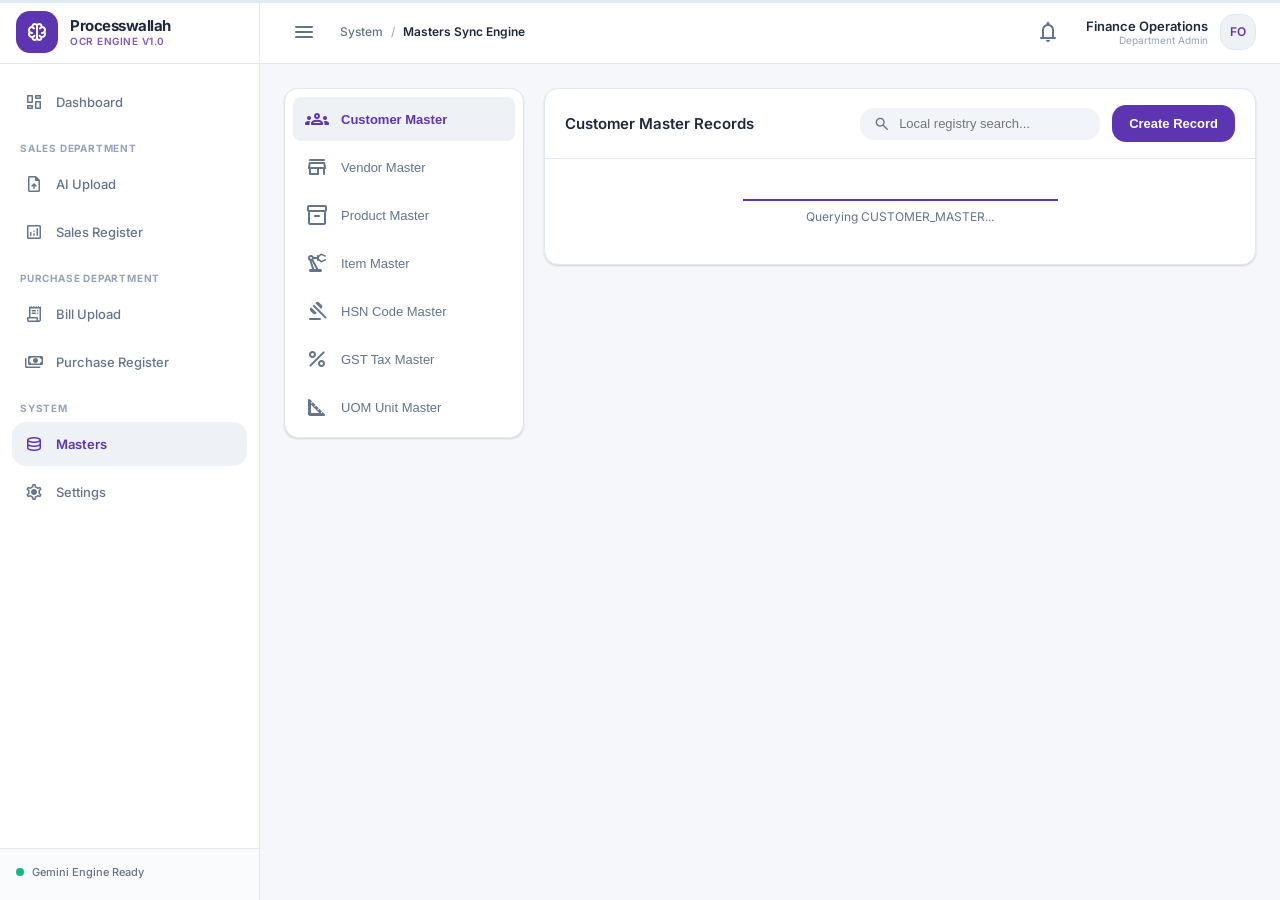
<file: pages/masters.html>
<!DOCTYPE html>
<html lang="en">
<head>
    <meta charset="UTF-8">
    <meta name="viewport" content="width=device-width, initial-scale=1.0">
    <title>Master Records Manager - Processwallah OCR</title>
    <link rel="preconnect" href="https://fonts.googleapis.com">
    <link rel="preconnect" href="https://fonts.gstatic.com" crossorigin>
    <link href="https://fonts.googleapis.com/css2?family=Inter:wght@300;400;500;600;700&family=Material+Symbols+Rounded:opsz,wght,FILL,GRAD@20..48,100..700,0..1,-50..200&display=swap" rel="stylesheet">
    <link rel="stylesheet" href="../css/styles.css">
    <link rel="stylesheet" href="../css/responsive.css">
    <style>
        /* Shared split-screen adjustment overrides for master panel execution */
        .masters-grid {
            display: grid;
            grid-template-columns: 240px 1fr;
            gap: 20px;
            align-items: start;
        }
        .master-tabs-list {
            display: flex;
            flex-direction: column;
            gap: 4px;
            background-color: var(--sidebar);
            border: 1px solid var(--border-color);
            border-radius: var(--border-radius);
            padding: 8px;
            box-shadow: var(--shadow-sm);
        }
        .master-tab-btn {
            display: flex;
            align-items: center;
            gap: 12px;
            width: 100%;
            padding: 10px 12px;
            background: none;
            border: none;
            outline: none;
            color: var(--text-secondary);
            font-size: 13px;
            font-weight: 500;
            border-radius: 8px;
            cursor: pointer;
            text-align: left;
            transition: all var(--transition-speed);
        }
        .master-tab-btn:hover {
            background-color: #F1F5F9;
            color: var(--primary);
        }
        .master-tab-btn.active {
            background-color: #EEF2F6;
            color: var(--primary);
            font-weight: 600;
        }
        .masters-content-pane {
            display: flex;
            flex-direction: column;
            gap: 20px;
        }
        /* Dynamic modal layout styles */
        .modal-overlay {
            position: fixed;
            top: 0;
            left: 0;
            right: 0;
            bottom: 0;
            background-color: rgba(30, 41, 59, 0.6);
            backdrop-filter: blur(4px);
            z-index: 1000;
            display: none;
            align-items: center;
            justify-content: center;
        }
        .modal-container {
            background-color: var(--card);
            border-radius: var(--border-radius);
            width: 100%;
            max-width: 600px;
            box-shadow: var(--shadow-md);
            overflow: hidden;
            animation: modalFadeIn 0.25s ease-out;
        }
        .modal-header {
            padding: 16px 20px;
            border-bottom: 1px solid var(--border-color);
            display: flex;
            justify-content: space-between;
            align-items: center;
        }
        .modal-title {
            font-size: 15px;
            font-weight: 600;
            color: var(--text-primary);
        }
        .modal-body {
            padding: 20px;
            max-height: 70vh;
            overflow-y: auto;
        }
        .modal-footer {
            padding: 12px 20px;
            border-top: 1px solid var(--border-color);
            display: flex;
            justify-content: flex-end;
            gap: 12px;
            background-color: #F8FAFC;
        }
        @keyframes modalFadeIn {
            from { transform: translateY(10px); opacity: 0; }
            to { transform: translateY(0); opacity: 1; }
        }
        @media(max-width: 768px) {
            .masters-grid {
                grid-template-columns: 1fr;
            }
        }
    </style>
</head>
<body>

    <!-- Top Loading Indicator -->
    <div class="page-loader" id="pageLoader">
        <div class="page-loader-bar"></div>
    </div>

    <div class="app-container">
        
        <!-- Sidebar Navigation -->
        <aside class="app-sidebar" id="appSidebar">
            <div class="sidebar-header">
                <div class="brand-logo">
                    <span class="material-symbols-rounded">neurology</span>
                </div>
                <div class="brand-info">
                    <h1 class="brand-name">Processwallah</h1>
                    <span class="brand-tag">OCR ENGINE V1.0</span>
                </div>
            </div>

            <nav class="sidebar-nav">
                <a href="../index.html" class="nav-link">
                    <span class="material-symbols-rounded">dashboard</span>
                    <span class="nav-label">Dashboard</span>
                </a>
                
                <div class="nav-group-label">Sales Department</div>
                <a href="universal-workspace.html?type=sales-invoice" class="nav-link">
                    <span class="material-symbols-rounded">upload_file</span>
                    <span class="nav-label">AI Upload</span>
                </a>
                <a href="sales-register.html" class="nav-link">
                    <span class="material-symbols-rounded">analytics</span>
                    <span class="nav-label">Sales Register</span>
                </a>

                <div class="nav-group-label">Purchase Department</div>
                <a href="universal-workspace.html?type=purchase-invoice" class="nav-link">
                    <span class="material-symbols-rounded">receipt_long</span>
                    <span class="nav-label">Bill Upload</span>
                </a>
                <a href="purchase-register.html" class="nav-link">
                    <span class="material-symbols-rounded">payments</span>
                    <span class="nav-label">Purchase Register</span>
                </a>

                <div class="nav-group-label">System</div>
                <a href="masters.html" class="nav-link active">
                    <span class="material-symbols-rounded">database</span>
                    <span class="nav-label">Masters</span>
                </a>
                <a href="settings.html" class="nav-link">
                    <span class="material-symbols-rounded">settings</span>
                    <span class="nav-label">Settings</span>
                </a>
            </nav>

            <div class="sidebar-footer">
                <div class="system-status">
                    <span class="status-indicator online"></span>
                    <span class="status-text">Gemini Engine Ready</span>
                </div>
            </div>
        </aside>

        <!-- Main Layout Area -->
        <div class="main-layout">
            
            <header class="app-header">
                <div class="header-left">
                    <button class="menu-toggle-btn" id="menuToggle">
                        <span class="material-symbols-rounded">menu</span>
                    </button>
                    <div class="breadcrumb">
                        <span class="breadcrumb-parent">System</span>
                        <span class="breadcrumb-separator">/</span>
                        <span class="breadcrumb-current">Masters Sync Engine</span>
                    </div>
                </div>

                <div class="header-right">
                    <button class="notification-bell" aria-label="Notifications">
                        <span class="material-symbols-rounded">notifications</span>
                    </button>
                    <div class="user-profile">
                        <div class="profile-details">
                            <span class="profile-name">Finance Operations</span>
                            <span class="profile-role">Department Admin</span>
                        </div>
                        <div class="profile-avatar">FO</div>
                    </div>
                </div>
            </header>

            <main class="app-content-viewport">
                <div class="masters-grid">
                    
                    <!-- Left Sidebar Master Directory Selector -->
                    <aside class="master-tabs-list">
                        <button class="master-tab-btn active" data-sheet="CUSTOMER_MASTER">
                            <span class="material-symbols-rounded">groups</span>
                            <span>Customer Master</span>
                        </button>
                        <button class="master-tab-btn" data-sheet="VENDOR_MASTER">
                            <span class="material-symbols-rounded">store</span>
                            <span>Vendor Master</span>
                        </button>
                        <button class="master-tab-btn" data-sheet="PRODUCT_MASTER">
                            <span class="material-symbols-rounded">inventory_2</span>
                            <span>Product Master</span>
                        </button>
                        <button class="master-tab-btn" data-sheet="ITEM_MASTER">
                            <span class="material-symbols-rounded">precision_manufacturing</span>
                            <span>Item Master</span>
                        </button>
                        <button class="master-tab-btn" data-sheet="HSN_MASTER">
                            <span class="material-symbols-rounded">gavel</span>
                            <span>HSN Code Master</span>
                        </button>
                        <button class="master-tab-btn" data-sheet="GST_MASTER">
                            <span class="material-symbols-rounded">percent</span>
                            <span>GST Tax Master</span>
                        </button>
                        <button class="master-tab-btn" data-sheet="UOM_MASTER">
                            <span class="material-symbols-rounded">square_foot</span>
                            <span>UOM Unit Master</span>
                        </button>
                    </aside>

                    <!-- Right Structural Content Frame -->
                    <section class="masters-content-pane">
                        <div class="table-container">
                            <div class="table-header">
                                <h2 class="table-title" id="activeMasterTitle">Customer Master Records</h2>
                                <div style="display: flex; gap: 12px; align-items: center;">
                                    <div class="search-box" style="width: 240px;">
                                        <span class="material-symbols-rounded">search</span>
                                        <input type="text" id="masterSearch" placeholder="Local registry search...">
                                    </div>
                                    <button class="btn btn-primary" id="btnCreateMaster">Create Record</button>
                                </div>
                            </div>
                            <div class="table-wrapper">
                                <table class="enterprise-table" id="masterTable">
                                    <thead>
                                        <tr id="masterTableHead">
                                            <!-- Managed dynamically by script -->
                                        </tr>
                                    </thead>
                                    <tbody id="masterTableBody">
                                        <!-- Real values populate here -->
                                    </tbody>
                                </table>
                            </div>
                        </div>
                    </section>
                </div>
            </main>
        </div>
    </div>

    <!-- Master Form CRUD Slide-over Modal Dialog -->
    <div class="modal-overlay" id="masterModal">
        <div class="modal-container">
            <div class="modal-header">
                <h3 class="modal-title" id="modalTitle">Create Master Record</h3>
                <button onclick="MastersManager.closeModal()" style="background:none; border:none; cursor:pointer;"><span class="material-symbols-rounded">close</span></button>
            </div>
            <form id="masterRecordForm" onsubmit="MastersManager.handleFormSubmit(event)">
                <div class="modal-body" id="modalFieldsContainer">
                    <!-- Configured schema inputs generated dynamically -->
                </div>
                <div class="modal-footer">
                    <button type="button" class="btn btn-secondary" onclick="MastersManager.closeModal()">Cancel</button>
                    <button type="submit" class="btn btn-primary" id="btnSaveMaster">Save Changes</button>
                </div>
            </form>
        </div>
    </div>

    <!-- Application Engine Script Registries -->
    <script src="../js/app.js"></script>
    <script src="../js/masters.js"></script>
</body>
</html>
</file>
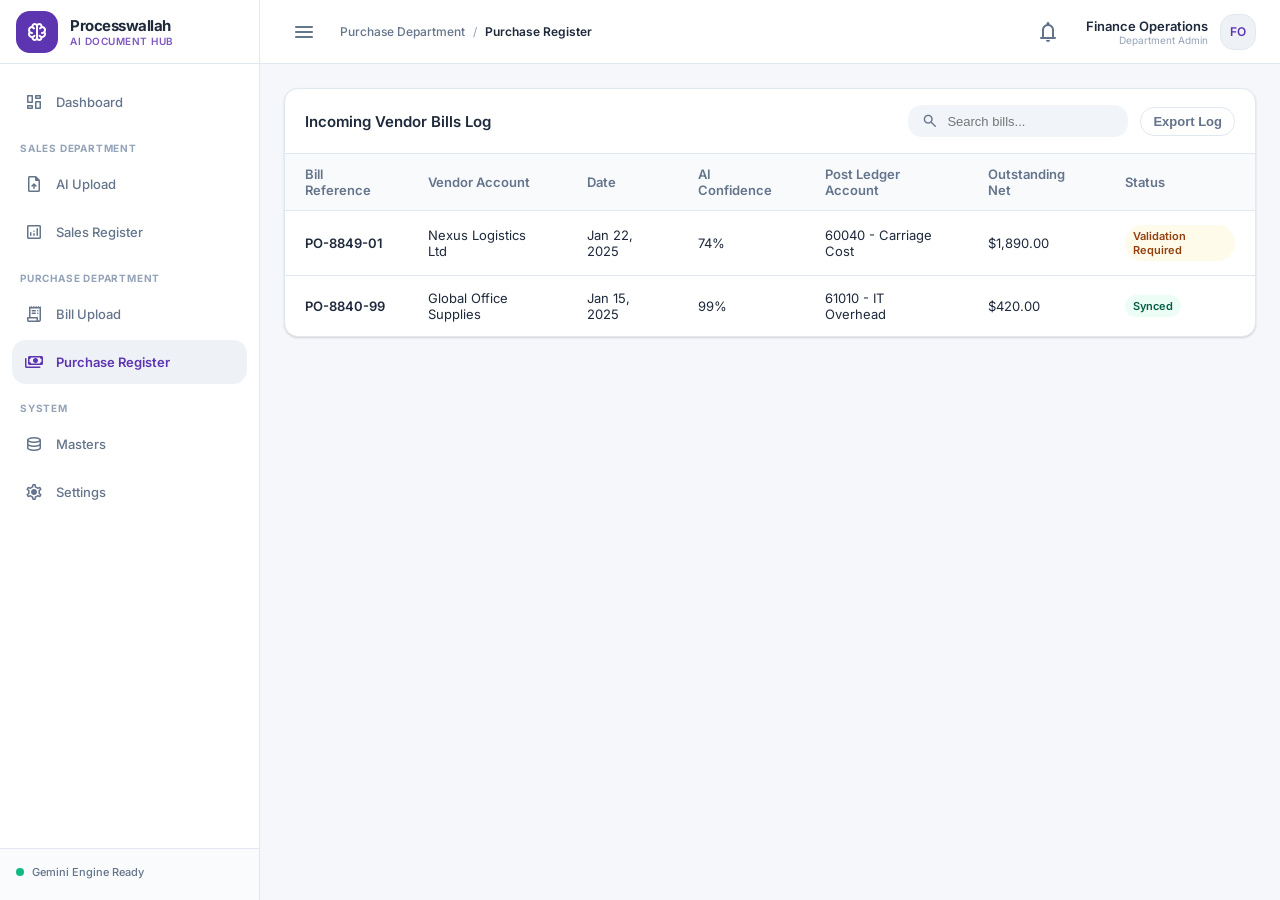
<file: pages/purchase-register.html>
<!DOCTYPE html>
<html lang="en">
<head>
    <meta charset="UTF-8">
    <meta name="viewport" content="width=device-width, initial-scale=1.0">
    <title>Purchase Register - Processwallah AI Document Hub</title>
    <link rel="preconnect" href="https://fonts.googleapis.com">
    <link rel="preconnect" href="https://fonts.gstatic.com" crossorigin>
    <link href="https://fonts.googleapis.com/css2?family=Inter:wght@300;400;500;600;700&family=Material+Symbols+Rounded:opsz,wght,FILL,GRAD@20..48,100..700,0..1,-50..200&display=swap" rel="stylesheet">
    <link rel="stylesheet" href="../css/styles.css">
    <link rel="stylesheet" href="../css/responsive.css">
</head>
<body>

    <div class="app-container">
        
        <aside class="app-sidebar" id="appSidebar">
            <div class="sidebar-header">
                <div class="brand-logo">
                    <span class="material-symbols-rounded">neurology</span>
                </div>
                <div class="brand-info">
                    <h1 class="brand-name">Processwallah</h1>
                    <span class="brand-tag">AI Document Hub</span>
                </div>
            </div>

            <nav class="sidebar-nav">
                <a href="../index.html" class="nav-link">
                    <span class="material-symbols-rounded">dashboard</span>
                    <span class="nav-label">Dashboard</span>
                </a>
                
                <div class="nav-group-label">Sales Department</div>
                <a href="sales-upload.html" class="nav-link">
                    <span class="material-symbols-rounded">upload_file</span>
                    <span class="nav-label">AI Upload</span>
                </a>
                <a href="sales-register.html" class="nav-link">
                    <span class="material-symbols-rounded">analytics</span>
                    <span class="nav-label">Sales Register</span>
                </a>

                <div class="nav-group-label">Purchase Department</div>
                <a href="purchase-upload.html" class="nav-link">
                    <span class="material-symbols-rounded">receipt_long</span>
                    <span class="nav-label">Bill Upload</span>
                </a>
                <a href="purchase-register.html" class="nav-link active">
                    <span class="material-symbols-rounded">payments</span>
                    <span class="nav-label">Purchase Register</span>
                </a>

                <div class="nav-group-label">System</div>
                <a href="masters.html" class="nav-link">
                    <span class="material-symbols-rounded">database</span>
                    <span class="nav-label">Masters</span>
                </a>
                <a href="settings.html" class="nav-link">
                    <span class="material-symbols-rounded">settings</span>
                    <span class="nav-label">Settings</span>
                </a>
            </nav>

            <div class="sidebar-footer">
                <div class="system-status">
                    <span class="status-indicator online"></span>
                    <span class="status-text">Gemini Engine Ready</span>
                </div>
            </div>
        </aside>

        <div class="main-layout">
            
            <header class="app-header">
                <div class="header-left">
                    <button class="menu-toggle-btn" id="menuToggle">
                        <span class="material-symbols-rounded">menu</span>
                    </button>
                    <div class="breadcrumb">
                        <span class="breadcrumb-parent">Purchase Department</span>
                        <span class="breadcrumb-separator">/</span>
                        <span class="breadcrumb-current">Purchase Register</span>
                    </div>
                </div>

                <div class="header-right">
                    <button class="notification-bell" aria-label="Notifications">
                        <span class="material-symbols-rounded">notifications</span>
                    </button>
                    <div class="user-profile">
                        <div class="profile-details">
                            <span class="profile-name">Finance Operations</span>
                            <span class="profile-role">Department Admin</span>
                        </div>
                        <div class="profile-avatar">FO</div>
                    </div>
                </div>
            </header>

            <main class="app-content-viewport">
                <!-- Data Register Table -->
                <div class="table-container">
                    <div class="table-header">
                        <h2 class="table-title">Incoming Vendor Bills Log</h2>
                        <div style="display: flex; gap: 12px; align-items: center;">
                            <div class="search-box" style="width: 220px;">
                                <span class="material-symbols-rounded">search</span>
                                <input type="text" id="tableSearch" placeholder="Search bills...">
                            </div>
                            <button class="btn btn-secondary" style="padding: 6px 12px;">Export Log</button>
                        </div>
                    </div>
                    <div class="table-wrapper">
                        <table class="enterprise-table">
                            <thead>
                                <tr>
                                    <th>Bill Reference</th>
                                    <th>Vendor Account</th>
                                    <th>Date</th>
                                    <th>AI Confidence</th>
                                    <th>Post Ledger Account</th>
                                    <th>Outstanding Net</th>
                                    <th>Status</th>
                                </tr>
                            </thead>
                            <tbody>
                                <tr>
                                    <td style="font-weight: 600;">PO-8849-01</td>
                                    <td>Nexus Logistics Ltd</td>
                                    <td>Jan 22, 2025</td>
                                    <td>74%</td>
                                    <td>60040 - Carriage Cost</td>
                                    <td>$1,890.00</td>
                                    <td><span class="badge pending">Validation Required</span></td>
                                </tr>
                                <tr>
                                    <td style="font-weight: 600;">PO-8840-99</td>
                                    <td>Global Office Supplies</td>
                                    <td>Jan 15, 2025</td>
                                    <td>99%</td>
                                    <td>61010 - IT Overhead</td>
                                    <td>$420.00</td>
                                    <td><span class="badge synced">Synced</span></td>
                                </tr>
                            </tbody>
                        </table>
                    </div>
                </div>
            </main>

        </div>
    </div>

    <script src="../js/app.js"></script>
</body>
</html>
</file>
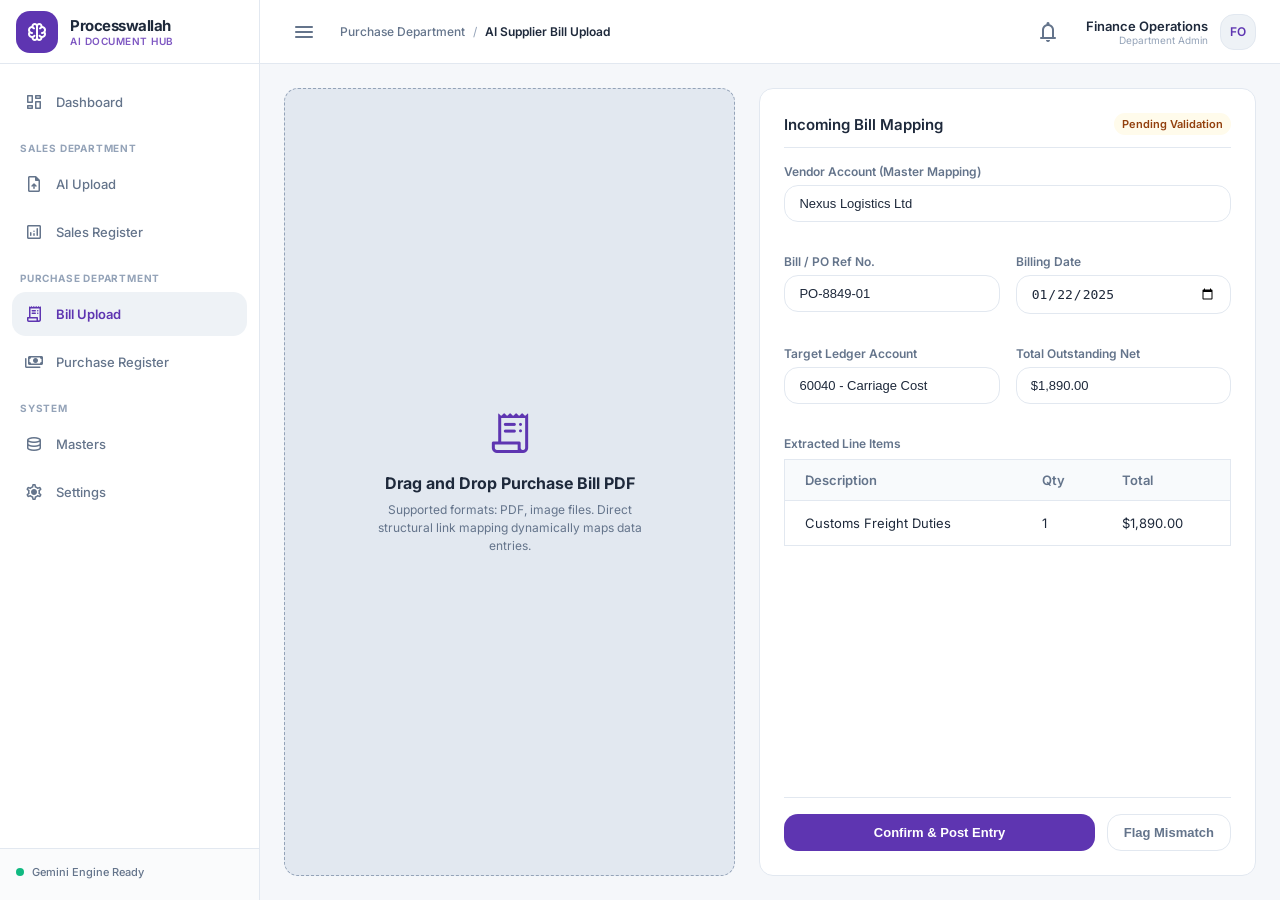
<file: pages/purchase-upload.html>
<!DOCTYPE html>
<html lang="en">
<head>
    <meta charset="UTF-8">
    <meta name="viewport" content="width=device-width, initial-scale=1.0">
    <title>Purchase Upload - Processwallah AI Document Hub</title>
    <link rel="preconnect" href="https://fonts.googleapis.com">
    <link rel="preconnect" href="https://fonts.gstatic.com" crossorigin>
    <link href="https://fonts.googleapis.com/css2?family=Inter:wght@300;400;500;600;700&family=Material+Symbols+Rounded:opsz,wght,FILL,GRAD@20..48,100..700,0..1,-50..200&display=swap" rel="stylesheet">
    <link rel="stylesheet" href="../css/styles.css">
    <link rel="stylesheet" href="../css/responsive.css">
    <style>
        .split-layout {
            display: grid;
            grid-template-columns: 1fr 1.1fr;
            gap: 24px;
            height: calc(100vh - 112px);
            overflow: hidden;
        }
        .viewer-pane {
            background-color: #E2E8F0;
            border-radius: var(--border-radius);
            border: 1px dashed var(--text-light);
            display: flex;
            flex-direction: column;
            justify-content: center;
            align-items: center;
            padding: 40px;
            text-align: center;
            cursor: pointer;
            transition: background-color var(--transition-speed);
        }
        .viewer-pane:hover {
            background-color: #CBD5E1;
        }
        .form-pane {
            background-color: var(--card);
            border: 1px solid var(--border-color);
            border-radius: var(--border-radius);
            padding: 24px;
            overflow-y: auto;
            display: flex;
            flex-direction: column;
            gap: 16px;
        }
        @media(max-width: 1024px) {
            .split-layout {
                grid-template-columns: 1fr;
                height: auto;
                overflow: visible;
            }
        }
    </style>
</head>
<body>

    <div class="app-container">
        
        <aside class="app-sidebar" id="appSidebar">
            <div class="sidebar-header">
                <div class="brand-logo">
                    <span class="material-symbols-rounded">neurology</span>
                </div>
                <div class="brand-info">
                    <h1 class="brand-name">Processwallah</h1>
                    <span class="brand-tag">AI Document Hub</span>
                </div>
            </div>

            <nav class="sidebar-nav">
                <a href="../index.html" class="nav-link">
                    <span class="material-symbols-rounded">dashboard</span>
                    <span class="nav-label">Dashboard</span>
                </a>
                
                <div class="nav-group-label">Sales Department</div>
                <a href="sales-upload.html" class="nav-link">
                    <span class="material-symbols-rounded">upload_file</span>
                    <span class="nav-label">AI Upload</span>
                </a>
                <a href="sales-register.html" class="nav-link">
                    <span class="material-symbols-rounded">analytics</span>
                    <span class="nav-label">Sales Register</span>
                </a>

                <div class="nav-group-label">Purchase Department</div>
                <a href="purchase-upload.html" class="nav-link active">
                    <span class="material-symbols-rounded">receipt_long</span>
                    <span class="nav-label">Bill Upload</span>
                </a>
                <a href="purchase-register.html" class="nav-link">
                    <span class="material-symbols-rounded">payments</span>
                    <span class="nav-label">Purchase Register</span>
                </a>

                <div class="nav-group-label">System</div>
                <a href="masters.html" class="nav-link">
                    <span class="material-symbols-rounded">database</span>
                    <span class="nav-label">Masters</span>
                </a>
                <a href="settings.html" class="nav-link">
                    <span class="material-symbols-rounded">settings</span>
                    <span class="nav-label">Settings</span>
                </a>
            </nav>

            <div class="sidebar-footer">
                <div class="system-status">
                    <span class="status-indicator online"></span>
                    <span class="status-text">Gemini Engine Ready</span>
                </div>
            </div>
        </aside>

        <div class="main-layout">
            
            <header class="app-header">
                <div class="header-left">
                    <button class="menu-toggle-btn" id="menuToggle">
                        <span class="material-symbols-rounded">menu</span>
                    </button>
                    <div class="breadcrumb">
                        <span class="breadcrumb-parent">Purchase Department</span>
                        <span class="breadcrumb-separator">/</span>
                        <span class="breadcrumb-current">AI Supplier Bill Upload</span>
                    </div>
                </div>

                <div class="header-right">
                    <button class="notification-bell" aria-label="Notifications">
                        <span class="material-symbols-rounded">notifications</span>
                    </button>
                    <div class="user-profile">
                        <div class="profile-details">
                            <span class="profile-name">Finance Operations</span>
                            <span class="profile-role">Department Admin</span>
                        </div>
                        <div class="profile-avatar">FO</div>
                    </div>
                </div>
            </header>

            <main class="app-content-viewport">
                <div class="split-layout">
                    <!-- Drop Zone -->
                    <div class="viewer-pane">
                        <span class="material-symbols-rounded" style="font-size: 48px; color: var(--primary); margin-bottom: 16px;">receipt_long</span>
                        <h3 style="font-size: 16px; margin-bottom: 8px; color: var(--text-primary)">Drag and Drop Purchase Bill PDF</h3>
                        <p style="font-size: 12px; color: var(--text-secondary); max-width: 280px; line-height: 1.5;">Supported formats: PDF, image files. Direct structural link mapping dynamically maps data entries.</p>
                    </div>

                    <!-- AI Field Map Form -->
                    <div class="form-pane">
                        <div style="display: flex; justify-content: space-between; align-items: center; border-bottom: 1px solid var(--border-color); padding-bottom: 12px;">
                            <h3 style="font-size:15px; font-weight:600;">Incoming Bill Mapping</h3>
                            <span class="badge pending">Pending Validation</span>
                        </div>

                        <div class="form-group">
                            <label class="form-label">Vendor Account (Master Mapping)</label>
                            <input type="text" class="form-input" value="Nexus Logistics Ltd">
                        </div>

                        <div style="display: grid; grid-template-columns: 1fr 1fr; gap: 16px;">
                            <div class="form-group">
                                <label class="form-label">Bill / PO Ref No.</label>
                                <input type="text" class="form-input" value="PO-8849-01">
                            </div>
                            <div class="form-group">
                                <label class="form-label">Billing Date</label>
                                <input type="date" class="form-input" value="2025-01-22">
                            </div>
                        </div>

                        <div style="display: grid; grid-template-columns: 1fr 1fr; gap: 16px;">
                            <div class="form-group">
                                <label class="form-label">Target Ledger Account</label>
                                <input type="text" class="form-input" value="60040 - Carriage Cost">
                            </div>
                            <div class="form-group">
                                <label class="form-label">Total Outstanding Net</label>
                                <input type="text" class="form-input" value="$1,890.00">
                            </div>
                        </div>

                        <!-- Mini Line Item Table -->
                        <div>
                            <div class="form-label" style="margin-bottom:8px">Extracted Line Items</div>
                            <table class="enterprise-table" style="border: 1px solid var(--border-color); border-radius: var(--border-radius)">
                                <thead style="background-color: #F8FAFC">
                                    <tr>
                                        <th>Description</th>
                                        <th>Qty</th>
                                        <th>Total</th>
                                    </tr>
                                </thead>
                                <tbody>
                                    <tr>
                                        <td>Customs Freight Duties</td>
                                        <td>1</td>
                                        <td>$1,890.00</td>
                                    </tr>
                                </tbody>
                            </table>
                        </div>

                        <div style="display: flex; gap: 12px; margin-top: auto; padding-top: 16px; border-top: 1px solid var(--border-color);">
                            <button class="btn btn-primary" style="flex: 1; justify-content: center;">Confirm & Post Entry</button>
                            <button class="btn btn-secondary">Flag Mismatch</button>
                        </div>
                    </div>
                </div>
            </main>

        </div>
    </div>

    <script src="../js/app.js"></script>
</body>
</html>
</file>
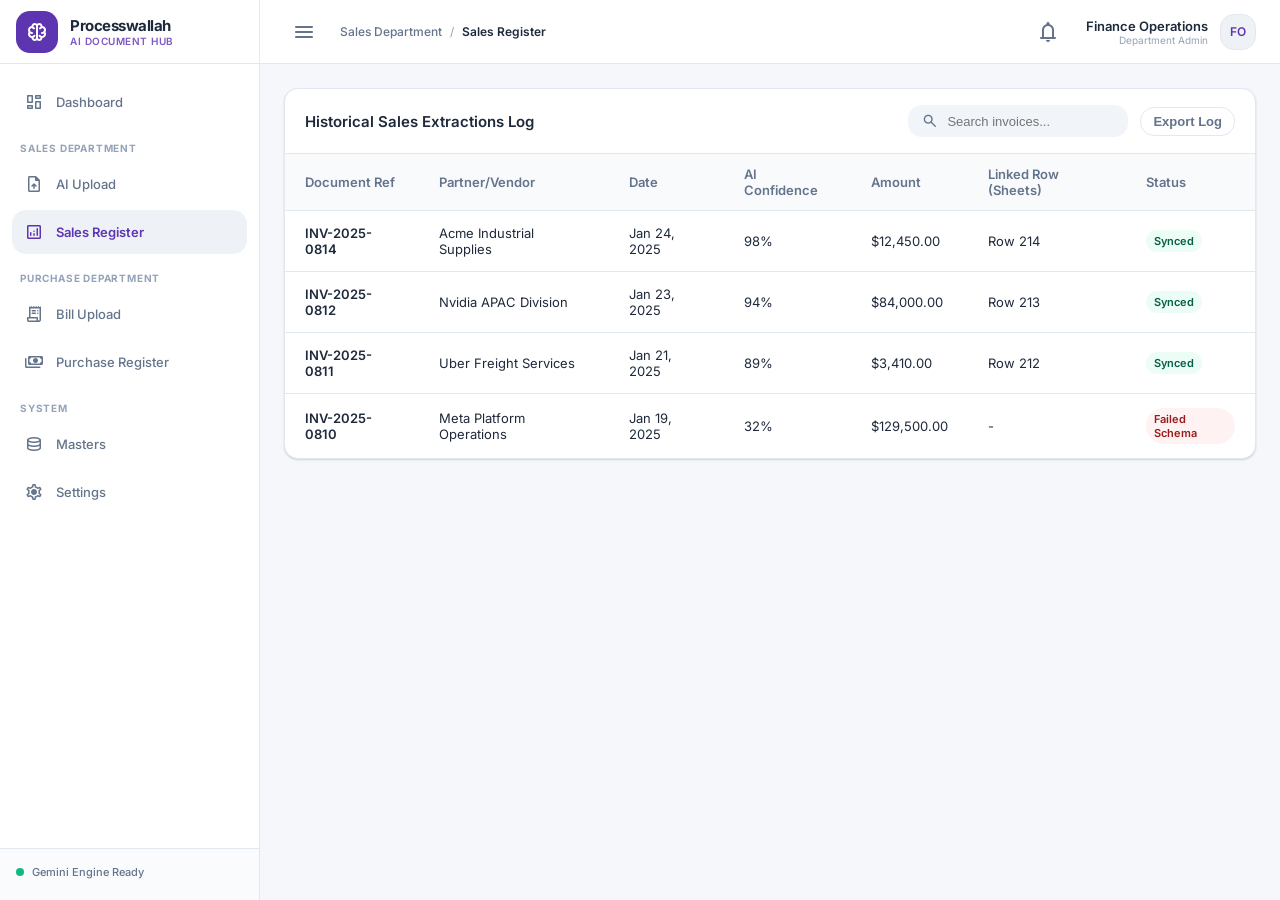
<file: pages/sales-register.html>
<!DOCTYPE html>
<html lang="en">
<head>
    <meta charset="UTF-8">
    <meta name="viewport" content="width=device-width, initial-scale=1.0">
    <title>Sales Register - Processwallah AI Document Hub</title>
    <link rel="preconnect" href="https://fonts.googleapis.com">
    <link rel="preconnect" href="https://fonts.gstatic.com" crossorigin>
    <link href="https://fonts.googleapis.com/css2?family=Inter:wght@300;400;500;600;700&family=Material+Symbols+Rounded:opsz,wght,FILL,GRAD@20..48,100..700,0..1,-50..200&display=swap" rel="stylesheet">
    <link rel="stylesheet" href="../css/styles.css">
    <link rel="stylesheet" href="../css/responsive.css">
</head>
<body>

    <div class="app-container">
        
        <aside class="app-sidebar" id="appSidebar">
            <div class="sidebar-header">
                <div class="brand-logo">
                    <span class="material-symbols-rounded">neurology</span>
                </div>
                <div class="brand-info">
                    <h1 class="brand-name">Processwallah</h1>
                    <span class="brand-tag">AI Document Hub</span>
                </div>
            </div>

            <nav class="sidebar-nav">
                <a href="../index.html" class="nav-link">
                    <span class="material-symbols-rounded">dashboard</span>
                    <span class="nav-label">Dashboard</span>
                </a>
                
                <div class="nav-group-label">Sales Department</div>
                <a href="sales-upload.html" class="nav-link">
                    <span class="material-symbols-rounded">upload_file</span>
                    <span class="nav-label">AI Upload</span>
                </a>
                <a href="sales-register.html" class="nav-link active">
                    <span class="material-symbols-rounded">analytics</span>
                    <span class="nav-label">Sales Register</span>
                </a>

                <div class="nav-group-label">Purchase Department</div>
                <a href="purchase-upload.html" class="nav-link">
                    <span class="material-symbols-rounded">receipt_long</span>
                    <span class="nav-label">Bill Upload</span>
                </a>
                <a href="purchase-register.html" class="nav-link">
                    <span class="material-symbols-rounded">payments</span>
                    <span class="nav-label">Purchase Register</span>
                </a>

                <div class="nav-group-label">System</div>
                <a href="masters.html" class="nav-link">
                    <span class="material-symbols-rounded">database</span>
                    <span class="nav-label">Masters</span>
                </a>
                <a href="settings.html" class="nav-link">
                    <span class="material-symbols-rounded">settings</span>
                    <span class="nav-label">Settings</span>
                </a>
            </nav>

            <div class="sidebar-footer">
                <div class="system-status">
                    <span class="status-indicator online"></span>
                    <span class="status-text">Gemini Engine Ready</span>
                </div>
            </div>
        </aside>

        <div class="main-layout">
            
            <header class="app-header">
                <div class="header-left">
                    <button class="menu-toggle-btn" id="menuToggle">
                        <span class="material-symbols-rounded">menu</span>
                    </button>
                    <div class="breadcrumb">
                        <span class="breadcrumb-parent">Sales Department</span>
                        <span class="breadcrumb-separator">/</span>
                        <span class="breadcrumb-current">Sales Register</span>
                    </div>
                </div>

                <div class="header-right">
                    <button class="notification-bell" aria-label="Notifications">
                        <span class="material-symbols-rounded">notifications</span>
                    </button>
                    <div class="user-profile">
                        <div class="profile-details">
                            <span class="profile-name">Finance Operations</span>
                            <span class="profile-role">Department Admin</span>
                        </div>
                        <div class="profile-avatar">FO</div>
                    </div>
                </div>
            </header>

            <main class="app-content-viewport">
                <!-- Data Register Table -->
                <div class="table-container">
                    <div class="table-header">
                        <h2 class="table-title">Historical Sales Extractions Log</h2>
                        <div style="display: flex; gap: 12px; align-items: center;">
                            <div class="search-box" style="width: 220px;">
                                <span class="material-symbols-rounded">search</span>
                                <input type="text" id="tableSearch" placeholder="Search invoices...">
                            </div>
                            <button class="btn btn-secondary" style="padding: 6px 12px;">Export Log</button>
                        </div>
                    </div>
                    <div class="table-wrapper">
                        <table class="enterprise-table">
                            <thead>
                                <tr>
                                    <th>Document Ref</th>
                                    <th>Partner/Vendor</th>
                                    <th>Date</th>
                                    <th>AI Confidence</th>
                                    <th>Amount</th>
                                    <th>Linked Row (Sheets)</th>
                                    <th>Status</th>
                                </tr>
                            </thead>
                            <tbody>
                                <tr>
                                    <td style="font-weight: 600;">INV-2025-0814</td>
                                    <td>Acme Industrial Supplies</td>
                                    <td>Jan 24, 2025</td>
                                    <td>98%</td>
                                    <td>$12,450.00</td>
                                    <td>Row 214</td>
                                    <td><span class="badge synced">Synced</span></td>
                                </tr>
                                <tr>
                                    <td style="font-weight: 600;">INV-2025-0812</td>
                                    <td>Nvidia APAC Division</td>
                                    <td>Jan 23, 2025</td>
                                    <td>94%</td>
                                    <td>$84,000.00</td>
                                    <td>Row 213</td>
                                    <td><span class="badge synced">Synced</span></td>
                                </tr>
                                <tr>
                                    <td style="font-weight: 600;">INV-2025-0811</td>
                                    <td>Uber Freight Services</td>
                                    <td>Jan 21, 2025</td>
                                    <td>89%</td>
                                    <td>$3,410.00</td>
                                    <td>Row 212</td>
                                    <td><span class="badge synced">Synced</span></td>
                                </tr>
                                <tr>
                                    <td style="font-weight: 600;">INV-2025-0810</td>
                                    <td>Meta Platform Operations</td>
                                    <td>Jan 19, 2025</td>
                                    <td>32%</td>
                                    <td>$129,500.00</td>
                                    <td>-</td>
                                    <td><span class="badge error">Failed Schema</span></td>
                                </tr>
                            </tbody>
                        </table>
                    </div>
                </div>
            </main>

        </div>
    </div>

    <script src="../js/app.js"></script>
</body>
</html>
</file>
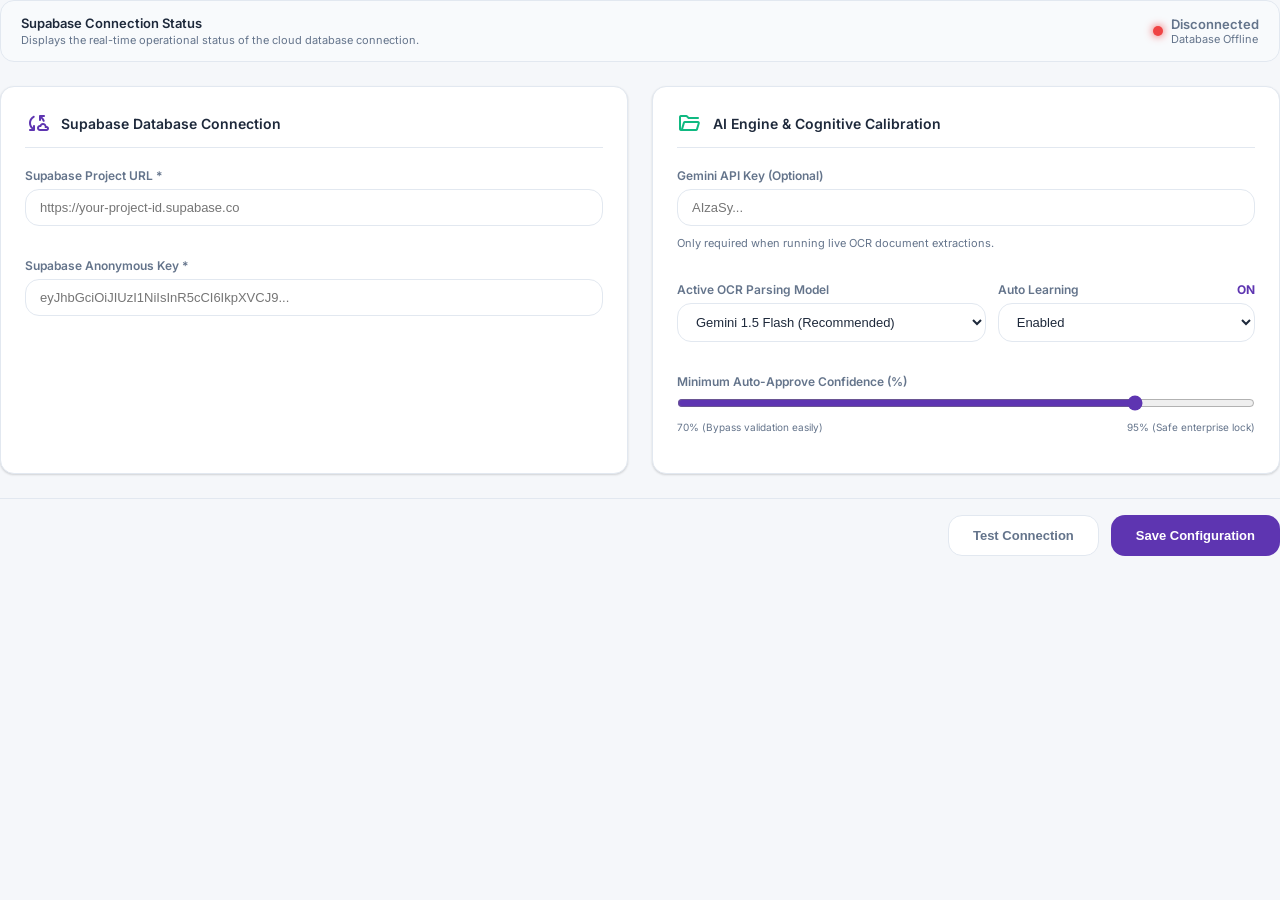
<file: pages/settings.html>
<!DOCTYPE html>
<html lang="en">
<head>
    <meta charset="UTF-8">
    <meta name="viewport" content="width=device-width, initial-scale=1.0">
    <title>System Settings - Processwallah OCR</title>
    <link rel="preconnect" href="https://fonts.googleapis.com">
    <link rel="preconnect" href="https://fonts.gstatic.com" crossorigin>
    <link href="https://fonts.googleapis.com/css2?family=Inter:wght@300;400;500;600;700&family=Material+Symbols+Rounded:opsz,wght,FILL,GRAD@20..48,100..700,0..1,-50..200&display=swap" rel="stylesheet">
    <link rel="stylesheet" href="../css/styles.css">
    <link rel="stylesheet" href="../css/responsive.css">
    <style>
        .settings-grid {
            display: grid;
            grid-template-columns: 1fr 1fr;
            gap: 24px;
        }
        .settings-card {
            background-color: var(--card);
            border: 1px solid var(--border-color);
            border-radius: var(--border-radius);
            padding: 24px;
            box-shadow: var(--shadow-sm);
            display: flex;
            flex-direction: column;
            gap: 16px;
        }
        .settings-card-header {
            display: flex;
            align-items: center;
            gap: 12px;
            border-bottom: 1px solid var(--border-color);
            padding-bottom: 12px;
            margin-bottom: 4px;
        }
        .settings-card-title {
            font-size: 14px;
            font-weight: 600;
            color: var(--text-primary);
        }
        .status-container {
            display: flex;
            align-items: center;
            justify-content: space-between;
            background-color: #F8FAFC;
            border: 1px solid var(--border-color);
            border-radius: var(--border-radius);
            padding: 14px 20px;
            margin-bottom: 24px;
        }
        .status-badge-indicator {
            display: flex;
            align-items: center;
            gap: 8px;
            font-size: 13px;
            font-weight: 600;
        }
        .status-dot {
            width: 10px;
            height: 10px;
            border-radius: 50%;
            background-color: #EF4444; /* Default offline color */
            box-shadow: 0 0 8px #EF4444;
            transition: all var(--transition-speed);
        }
        .status-dot.active {
            background-color: #10B981;
            box-shadow: 0 0 8px #10B981;
        }
        @media(max-width: 768px) {
            .settings-grid {
                grid-template-columns: 1fr;
            }
        }
    </style>
</head>
<body>

    <div class="main-layout">
        <main class="app-content-viewport" style="padding:0;">
            
            <!-- Connection Status Tracking Panel -->
            <div class="status-container">
                <div>
                    <h4 style="font-size: 13px; font-weight:600; color:var(--text-primary);">Supabase Connection Status</h4>
                    <p style="font-size: 11px; color: var(--text-secondary); margin-top:2px;">Displays the real-time operational status of the cloud database connection.</p>
                </div>
                <div class="status-badge-indicator">
                    <span class="status-dot" id="statusIndicatorDot"></span>
                    <span id="statusIndicatorText" style="color:var(--text-secondary);">Disconnected</span>
                </div>
            </div>

            <form id="settingsForm">
                <div class="settings-grid">
                    
                    <!-- Panel A: Supabase Cloud Environment Connectors -->
                    <div class="settings-card">
                        <div class="settings-card-header">
                            <span class="material-symbols-rounded" style="color: var(--primary);">cloud_sync</span>
                            <h3 class="settings-card-title">Supabase Database Connection</h3>
                        </div>
                        
                        <div class="form-group">
                            <label class="form-label">Supabase Project URL *</label>
                            <input type="url" id="fieldSupabaseUrl" name="supabaseUrl" class="form-input" placeholder="https://your-project-id.supabase.co" required>
                        </div>

                        <div class="form-group">
                            <label class="form-label">Supabase Anonymous Key *</label>
                            <input type="password" id="fieldSupabaseKey" name="supabaseKey" class="form-input" placeholder="eyJhbGciOiJIUzI1NiIsInR5cCI6IkpXVCJ9..." required>
                        </div>
                    </div>

                    <!-- Panel B: Dynamic Ingestion Parameters & Gemini Controls -->
                    <div class="settings-card">
                        <div class="settings-card-header">
                            <span class="material-symbols-rounded" style="color: #10B981;">folder_open</span>
                            <h3 class="settings-card-title">AI Engine & Cognitive Calibration</h3>
                        </div>

                        <div class="form-group">
                            <label class="form-label">Gemini API Key (Optional)</label>
                            <!-- Removed required attribute to allow database-only configurations -->
                            <input type="password" id="fieldGeminiKey" name="geminiKey" class="form-input" placeholder="AIzaSy...">
                            <span style="font-size: 11px; color: var(--text-secondary); margin-top: 4px; display:block;">Only required when running live OCR document extractions.</span>
                        </div>

                        <div style="display: grid; grid-template-columns: 1.2fr 1fr; gap: 12px;">
                            <div class="form-group">
                                <label class="form-label">Active OCR Parsing Model</label>
                                <select class="form-input" id="fieldOcrModel" name="ocrModel" style="background: none;">
                                    <option value="gemini-1.5-flash">Gemini 1.5 Flash (Recommended)</option>
                                    <option value="gemini-1.5-pro">Gemini 1.5 Pro (Dense Tables)</option>
                                </select>
                            </div>
                            
                            <div class="form-group">
                                <label class="form-label" style="display:flex; justify-content:space-between;">
                                    <span>Auto Learning</span>
                                    <span id="learningStatusLabel" style="font-weight:700; color:var(--primary);">ON</span>
                                </label>
                                <select class="form-input" id="fieldAutoLearning" name="autoLearning" style="background: none;">
                                    <option value="true">Enabled</option>
                                    <option value="false">Disabled</option>
                                </select>
                            </div>
                        </div>

                        <div class="form-group">
                            <label class="form-label">Minimum Auto-Approve Confidence (%)</label>
                            <input type="range" id="fieldConfidence" name="confidence" min="50" max="100" value="90" style="accent-color: var(--primary); cursor: pointer;">
                            <div style="display:flex; justify-content:space-between; font-size:10px; color: var(--text-secondary); margin-top:4px;">
                                    <span>70% (Bypass validation easily)</span>
                                    <span>95% (Safe enterprise lock)</span>
                                </div>
                        </div>
                    </div>

                </div>

                <!-- Actions Persistence Elements Bar -->
                <div style="display:flex; justify-content: flex-end; gap: 12px; margin-top: 24px; padding-top:16px; border-top:1px solid var(--border-color);">
                    <button type="button" class="btn btn-secondary" id="btnTestConnection" style="padding: 12px 24px;">Test Connection</button>
                    <button type="submit" class="btn btn-primary" id="btnSaveConfig" style="padding: 12px 24px;">Save Configuration</button>
                </div>
            </form>
        </main>
    </div>

    <script>
        /**
         * Encapsulated Settings Page Controller
         */
        (function() {
            const SettingsController = {
                initialize() {
                    this.loadSavedSettings();
                    this.bindFormEvents();
                    this.verifyActiveConnection();
                },

                loadSavedSettings() {
                    document.getElementById('fieldSupabaseUrl').value = localStorage.getItem('PROCESSWALLAH_SUPABASE_URL') || '';
                    document.getElementById('fieldSupabaseKey').value = localStorage.getItem('PROCESSWALLAH_SUPABASE_KEY') || '';
                    document.getElementById('fieldGeminiKey').value = localStorage.getItem('PROCESSWALLAH_GEMINI_KEY') || '';
                    document.getElementById('fieldOcrModel').value = localStorage.getItem('PROCESSWALLAH_OCR_MODEL') || 'gemini-1.5-flash';
                    document.getElementById('fieldConfidence').value = localStorage.getItem('PROCESSWALLAH_CONFIDENCE_THRESHOLD') || '90';
                    document.getElementById('fieldAutoLearning').value = localStorage.getItem('PROCESSWALLAH_AUTO_LEARNING') || 'true';
                    
                    const learningSelect = document.getElementById('fieldAutoLearning');
                    document.getElementById('learningStatusLabel').innerText = learningSelect.value === 'true' ? 'ON' : 'OFF';
                },

                bindFormEvents() {
                    const form = document.getElementById('settingsForm');
                    const testBtn = document.getElementById('btnTestConnection');
                    const learningSelect = document.getElementById('fieldAutoLearning');

                    if (form) {
                        form.addEventListener('submit', (e) => this.saveSettings(e));
                    }
                    if (testBtn) {
                        testBtn.addEventListener('click', () => this.testConnectionAction());
                    }
                    if (learningSelect) {
                        learningSelect.addEventListener('change', (e) => {
                            document.getElementById('learningStatusLabel').innerText = e.target.value === 'true' ? 'ON' : 'OFF';
                        });
                    }
                },

                saveSettings(event) {
                    event.preventDefault();

                    const url = document.getElementById('fieldSupabaseUrl').value.trim();
                    const key = document.getElementById('fieldSupabaseKey').value.trim();
                    const gemini = document.getElementById('fieldGeminiKey').value.trim();
                    const model = document.getElementById('fieldOcrModel').value;
                    const confidence = document.getElementById('fieldConfidence').value;
                    const learning = document.getElementById('fieldAutoLearning').value;

                    // URL Syntax Checker
                    const supabaseUrlRegex = /^https:\/\/[a-zA-Z0-9_-]+\.supabase\.co$/;
                    if (!supabaseUrlRegex.test(url)) {
                        alert('Invalid URL format. Must match https://project-id.supabase.co');
                        return;
                    }

                    try {
                        localStorage.setItem('PROCESSWALLAH_SUPABASE_URL', url);
                        localStorage.setItem('PROCESSWALLAH_SUPABASE_KEY', key);
                        localStorage.setItem('PROCESSWALLAH_GEMINI_KEY', gemini); // Persisted cleanly even if blank
                        localStorage.setItem('PROCESSWALLAH_OCR_MODEL', model);
                        localStorage.setItem('PROCESSWALLAH_CONFIDENCE_THRESHOLD', confidence);
                        localStorage.setItem('PROCESSWALLAH_AUTO_LEARNING', learning);

                        // Dynamic Client Re-initialization
                        if (window.SupabaseConfig) {
                            window.SupabaseConfig.initializeClient();
                        }

                        alert('System configurations updated successfully');
                        this.verifyActiveConnection();
                    } catch (err) {
                        console.error("Local Storage Write Error:", err);
                        alert('Failed to save configuration details.');
                    }
                },

                async testConnectionAction() {
                    const url = document.getElementById('fieldSupabaseUrl').value.trim();
                    const key = document.getElementById('fieldSupabaseKey').value.trim();

                    if (!url || !key) {
                        alert('Please provide a URL and Anonymous API Key to run tests.');
                        return;
                    }

                    const dot = document.getElementById('statusIndicatorDot');
                    const text = document.getElementById('statusIndicatorText');

                    try {
                        // Dynamically test endpoints using temporary sandbox Client instance (Requires no Gemini configurations)
                        const tempClient = supabase.createClient(url, key);
                        const { error } = await tempClient
                            .from('customer_master')
                            .select('customer_id', { count: 'exact', head: true })
                            .limit(1);

                        if (error) throw error;

                        dot.classList.add('active');
                        text.innerHTML = "🟢 Connected <span style='display:block; font-size:11px; font-weight:normal; color:#64748B;'>Database Reachable</span>";
                        alert('Ping request successful. Cloud database connected.');
                    } catch (err) {
                        console.error("Connection link test failed:", err);
                        dot.classList.remove('active');
                        text.innerHTML = "🔴 Disconnected <span style='display:block; font-size:11px; font-weight:normal; color:#EF4444;'>Handshake Failed</span>";
                        alert(`Handshake Failed: ${err.message || 'Incorrect database permissions'}`);
                    }
                },

                async verifyActiveConnection() {
                    const dot = document.getElementById('statusIndicatorDot');
                    const text = document.getElementById('statusIndicatorText');

                    if (!window.supabaseClient) {
                        dot.classList.remove('active');
                        text.innerHTML = "Disconnected <span style='display:block; font-size:11px; font-weight:normal; color:#64748B;'>Database Offline</span>";
                        return;
                    }

                    try {
                        const { error } = await window.supabaseClient
                            .from('customer_master')
                            .select('customer_id', { count: 'exact', head: true })
                            .limit(1);
                        if (error) throw error;

                        dot.classList.add('active');
                        text.innerHTML = "🟢 Connected <span style='display:block; font-size:11px; font-weight:normal; color:#64748B;'>Database Reachable</span>";
                    } catch (e) {
                        dot.classList.remove('active');
                        text.innerHTML = "🔴 Disconnected <span style='display:block; font-size:11px; font-weight:normal; color:#EF4444;'>Offline State</span>";
                    }
                }
            };

            // Instantiate Immediately upon injection
            SettingsController.initialize();
        })();
    </script>
</body>
</html>
</file>
<file: css/styles.css>
/* --- System Design & Theme Tokens --- */
:root {
    --primary: #5E35B1;
    --secondary: #673AB7;
    --accent: #7E57C2;
    --background: #F5F7FA;
    --sidebar: #FFFFFF;
    --card: #FFFFFF;
    --border-radius: 14px;
    --border-color: #E2E8F0;
    --text-primary: #1E293B;
    --text-secondary: #64748B;
    --text-light: #94A3B8;
    --transition-speed: 0.2s;
    --shadow-sm: 0 1px 3px rgba(0, 0, 0, 0.05), 0 1px 2px rgba(0, 0, 0, 0.1);
    --shadow-md: 0 4px 6px -1px rgba(0, 0, 0, 0.05), 0 2px 4px -1px rgba(0, 0, 0, 0.03);
}

* {
    box-sizing: border-box;
    margin: 0;
    padding: 0;
}

body {
    font-family: 'Inter', -apple-system, BlinkMacSystemFont, "Segoe UI", Roboto, sans-serif;
    background-color: var(--background);
    color: var(--text-primary);
    overflow: hidden;
    height: 100vh;
}

/* --- Layout Architecture --- */
.app-container {
    display: flex;
    width: 100vw;
    height: 100vh;
    overflow: hidden;
}

/* Sidebar Styling */
.app-sidebar {
    width: 260px;
    background-color: var(--sidebar);
    border-right: 1px solid var(--border-color);
    display: flex;
    flex-direction: column;
    flex-shrink: 0;
    z-index: 100;
    transition: width var(--transition-speed) cubic-bezier(0.4, 0, 0.2, 1);
}

.app-sidebar.collapsed {
    width: 78px;
}

.sidebar-header {
    padding: 16px;
    display: flex;
    align-items: center;
    gap: 12px;
    border-bottom: 1px solid var(--border-color);
    overflow: hidden;
    height: 64px;
    flex-shrink: 0;
}

.brand-logo {
    width: 42px;
    height: 42px;
    background-color: var(--primary);
    border-radius: var(--border-radius);
    display: flex;
    align-items: center;
    justify-content: center;
    color: #FFFFFF;
    flex-shrink: 0;
}

.brand-info {
    display: flex;
    flex-direction: column;
    transition: opacity var(--transition-speed);
}

.app-sidebar.collapsed .brand-info {
    opacity: 0;
    pointer-events: none;
    width: 0;
}

.brand-name {
    font-size: 15px;
    font-weight: 700;
    color: var(--text-primary);
    letter-spacing: -0.5px;
    white-space: nowrap;
}

.brand-tag {
    font-size: 10px;
    text-transform: uppercase;
    font-weight: 600;
    color: var(--accent);
    letter-spacing: 0.5px;
    white-space: nowrap;
}

.sidebar-nav {
    flex: 1;
    overflow-y: auto;
    padding: 16px 12px;
}

.nav-group-label {
    font-size: 10px;
    text-transform: uppercase;
    font-weight: 700;
    color: var(--text-light);
    letter-spacing: 0.8px;
    margin: 18px 0 8px 8px;
    white-space: nowrap;
    transition: opacity var(--transition-speed);
}

.app-sidebar.collapsed .nav-group-label {
    opacity: 0;
}

.nav-link {
    display: flex;
    align-items: center;
    gap: 12px;
    padding: 12px;
    color: var(--text-secondary);
    text-decoration: none;
    font-size: 13px;
    font-weight: 500;
    border-radius: var(--border-radius);
    transition: background-color var(--transition-speed), color var(--transition-speed);
    margin-bottom: 4px;
    white-space: nowrap;
}

.nav-link .material-symbols-rounded {
    font-size: 20px;
    flex-shrink: 0;
}

.nav-label {
    transition: opacity var(--transition-speed);
}

.app-sidebar.collapsed .nav-label {
    opacity: 0;
    pointer-events: none;
    width: 0;
}

.nav-link:hover {
    background-color: #F1F5F9;
    color: var(--primary);
}

.nav-link.active {
    background-color: #EEF2F6;
    color: var(--primary);
    font-weight: 600;
}

.sidebar-footer {
    padding: 16px;
    border-top: 1px solid var(--border-color);
    background-color: #FAFBFC;
    overflow: hidden;
    height: 52px;
    flex-shrink: 0;
}

.system-status {
    display: flex;
    align-items: center;
    gap: 8px;
    white-space: nowrap;
}

.status-indicator {
    width: 8px;
    height: 8px;
    border-radius: 50%;
    flex-shrink: 0;
}

.status-indicator.online {
    background-color: #10B981;
}

.status-text {
    font-size: 11px;
    color: var(--text-secondary);
    font-weight: 500;
    transition: opacity var(--transition-speed);
}

.app-sidebar.collapsed .status-text {
    opacity: 0;
}

/* Workspace Frame */
.main-layout {
    display: flex;
    flex-direction: column;
    flex: 1;
    overflow: hidden;
}

.app-header {
    height: 64px;
    background-color: var(--sidebar);
    border-bottom: 1px solid var(--border-color);
    display: flex;
    align-items: center;
    justify-content: space-between;
    padding: 0 24px;
    flex-shrink: 0;
}

.header-left {
    display: flex;
    align-items: center;
    gap: 16px;
}

.menu-toggle-btn {
    background: none;
    border: none;
    cursor: pointer;
    color: var(--text-secondary);
    display: flex;
    align-items: center;
    justify-content: center;
    padding: 8px;
    border-radius: 8px;
    transition: background-color var(--transition-speed);
}

.menu-toggle-btn:hover {
    background-color: #F1F5F9;
}

.breadcrumb {
    display: flex;
    align-items: center;
    gap: 8px;
    font-size: 12px;
}

.breadcrumb-parent {
    color: var(--text-secondary);
    font-weight: 500;
}

.breadcrumb-separator {
    color: var(--text-light);
}

.breadcrumb-current {
    color: var(--text-primary);
    font-weight: 600;
}

.header-right {
    display: flex;
    align-items: center;
    gap: 20px;
}

.search-box {
    display: flex;
    align-items: center;
    background-color: #F1F5F9;
    border-radius: var(--border-radius);
    padding: 6px 12px;
    gap: 8px;
    width: 240px;
    border: 1px solid transparent;
    transition: border-color var(--transition-speed), background-color var(--transition-speed);
}

.search-box:focus-within {
    border-color: var(--accent);
    background-color: #FFFFFF;
}

.search-box input {
    border: none;
    background: none;
    outline: none;
    font-size: 13px;
    width: 100%;
    color: var(--text-primary);
}

.search-box .material-symbols-rounded {
    color: var(--text-secondary);
    font-size: 18px;
}

.notification-bell {
    background: none;
    border: none;
    cursor: pointer;
    color: var(--text-secondary);
    position: relative;
    padding: 6px;
    border-radius: 8px;
    display: flex;
    align-items: center;
    justify-content: center;
}

.notification-bell:hover {
    background-color: #F1F5F9;
}

.notification-badge {
    position: absolute;
    top: 4px;
    right: 4px;
    width: 8px;
    height: 8px;
    background-color: #EF4444;
    border-radius: 50%;
    border: 2px solid var(--sidebar);
}

.session-stat {
    display: flex;
    align-items: center;
    gap: 6px;
    background-color: #F5F3FF;
    padding: 6px 12px;
    border-radius: 20px;
    font-size: 12px;
    border: 1px solid #DDD6FE;
}

.session-stat .material-symbols-rounded {
    color: var(--primary);
    font-size: 16px;
}

.session-stat .stat-lbl {
    color: #4C1D95;
}

.user-profile {
    display: flex;
    align-items: center;
    gap: 12px;
}

.profile-details {
    display: flex;
    flex-direction: column;
    text-align: right;
}

.profile-name {
    font-size: 13px;
    font-weight: 600;
    color: var(--text-primary);
}

.profile-role {
    font-size: 10px;
    color: var(--text-light);
}

.profile-avatar {
    width: 36px;
    height: 36px;
    background-color: #EEF2F6;
    border: 1px solid var(--border-color);
    border-radius: var(--border-radius);
    display: flex;
    align-items: center;
    justify-content: center;
    font-weight: 600;
    color: var(--primary);
    font-size: 12px;
}

.app-content-viewport {
    flex: 1;
    overflow-y: auto;
    padding: 24px;
}

/* --- Global Production UI Components --- */

/* Cards Layout */
.card-grid {
    display: grid;
    grid-template-columns: repeat(auto-fit, minmax(240px, 1fr));
    gap: 20px;
    margin-bottom: 24px;
}

.metric-card {
    background-color: var(--card);
    border: 1px solid var(--border-color);
    border-radius: var(--border-radius);
    padding: 20px;
    display: flex;
    justify-content: space-between;
    align-items: flex-start;
    box-shadow: var(--shadow-sm);
    transition: transform var(--transition-speed), box-shadow var(--transition-speed);
}

.metric-card:hover {
    transform: translateY(-2px);
    box-shadow: var(--shadow-md);
}

.metric-info h3 {
    font-size: 12px;
    color: var(--text-secondary);
    text-transform: uppercase;
    letter-spacing: 0.5px;
    margin-bottom: 8px;
}

.metric-value {
    font-size: 24px;
    font-weight: 700;
    color: var(--text-primary);
    line-height: 1.2;
}

.metric-change {
    display: flex;
    align-items: center;
    gap: 4px;
    font-size: 11px;
    font-weight: 600;
    margin-top: 6px;
}

.metric-change.positive {
    color: #10B981;
}

.metric-change.neutral {
    color: var(--text-secondary);
}

.metric-icon {
    width: 44px;
    height: 44px;
    border-radius: var(--border-radius);
    display: flex;
    align-items: center;
    justify-content: center;
}

.metric-icon.purple {
    background-color: #F5F3FF;
    color: var(--primary);
}

.metric-icon.emerald {
    background-color: #ECFDF5;
    color: #10B981;
}

.metric-icon.amber {
    background-color: #FFFBEB;
    color: #F59E0B;
}

/* Tables Layout */
.table-container {
    background-color: var(--card);
    border: 1px solid var(--border-color);
    border-radius: var(--border-radius);
    box-shadow: var(--shadow-sm);
    overflow: hidden;
}

.table-header {
    padding: 16px 20px;
    border-bottom: 1px solid var(--border-color);
    display: flex;
    justify-content: space-between;
    align-items: center;
    flex-wrap: wrap;
    gap: 12px;
}

.table-title {
    font-size: 15px;
    font-weight: 600;
    color: var(--text-primary);
}

.table-wrapper {
    overflow-x: auto;
    width: 100%;
}

.enterprise-table {
    width: 100%;
    border-collapse: collapse;
    text-align: left;
    font-size: 13px;
}

.enterprise-table th {
    background-color: #F8FAFC;
    padding: 12px 20px;
    color: var(--text-secondary);
    font-weight: 600;
    border-bottom: 1px solid var(--border-color);
}

.enterprise-table td {
    padding: 14px 20px;
    border-bottom: 1px solid var(--border-color);
    color: var(--text-primary);
}

.enterprise-table tbody tr:last-child td {
    border-bottom: none;
}

.enterprise-table tbody tr:hover {
    background-color: #F8FAFC;
}

/* Status Badges */
.badge {
    display: inline-flex;
    align-items: center;
    padding: 4px 8px;
    border-radius: 20px;
    font-size: 11px;
    font-weight: 600;
}

.badge.synced {
    background-color: #ECFDF5;
    color: #065F46;
}

.badge.pending {
    background-color: #FFFBEB;
    color: #92400E;
}

.badge.error {
    background-color: #FEF2F2;
    color: #991B1B;
}

/* Form Controls & Inputs */
.btn {
    display: inline-flex;
    align-items: center;
    gap: 8px;
    padding: 10px 16px;
    border-radius: var(--border-radius);
    font-size: 13px;
    font-weight: 600;
    cursor: pointer;
    border: 1px solid transparent;
    transition: background-color var(--transition-speed), border-color var(--transition-speed);
}

.btn-primary {
    background-color: var(--primary);
    color: #FFFFFF;
}

.btn-primary:hover {
    background-color: var(--secondary);
}

.btn-secondary {
    background-color: #FFFFFF;
    border-color: var(--border-color);
    color: var(--text-secondary);
}

.btn-secondary:hover {
    background-color: #F1F5F9;
    color: var(--text-primary);
}

.form-group {
    display: flex;
    flex-direction: column;
    gap: 6px;
    margin-bottom: 16px;
}

.form-label {
    font-size: 12px;
    font-weight: 600;
    color: var(--text-secondary);
}

.form-input {
    width: 100%;
    border: 1px solid var(--border-color);
    border-radius: var(--border-radius);
    padding: 10px 14px;
    font-size: 13px;
    color: var(--text-primary);
    outline: none;
    transition: border-color var(--transition-speed);
}

.form-input:focus {
    border-color: var(--primary);
}

/* Page Loader Mechanism */
.page-loader {
    position: fixed;
    top: 0;
    left: 0;
    width: 100vw;
    height: 3px;
    background-color: #E2E8F0;
    z-index: 1000;
    overflow: hidden;
}

.page-loader-bar {
    width: 100%;
    height: 100%;
    background-color: var(--primary);
    transform: translateX(-100%);
}

.page-loader.active .page-loader-bar {
    animation: loadingBar 0.8s ease-in-out forwards;
}

@keyframes loadingBar {
    0% { transform: translateX(-100%); }
    50% { transform: translateX(-30%); }
    100% { transform: translateX(0); }
}
</file>
<file: css/responsive.css>
/* --- Enterprise SaaS Fluid Responsiveness --- */

@media (max-width: 1024px) {
    .app-sidebar {
        position: fixed;
        left: -260px;
        top: 0;
        bottom: 0;
        transition: transform var(--transition-speed) cubic-bezier(0.4, 0, 0.2, 1);
        box-shadow: 4px 0 10px rgba(0, 0, 0, 0.05);
    }

    .app-sidebar.open {
        transform: translateX(260px);
        width: 260px;
    }

    /* Keep collapsed state parameters locked out on smaller viewports */
    .app-sidebar.collapsed {
        left: 0;
        width: 78px;
    }

    .app-sidebar.collapsed .brand-info,
    .app-sidebar.collapsed .nav-label,
    .app-sidebar.collapsed .nav-group-label,
    .app-sidebar.collapsed .status-text {
        display: none;
    }
}

@media (max-width: 768px) {
    .header-right .search-box {
        display: none;
    }

    .header-right .session-stat {
        display: none;
    }

    .profile-details {
        display: none;
    }

    .app-content-viewport {
        padding: 16px;
    }

    /* Grid layout adjustments */
    .card-grid {
        grid-template-columns: 1fr;
        gap: 16px;
    }

    .table-header {
        flex-direction: column;
        align-items: flex-start;
        gap: 12px;
    }

    .table-header .search-box {
        width: 100% !important;
    }
}
</file>
